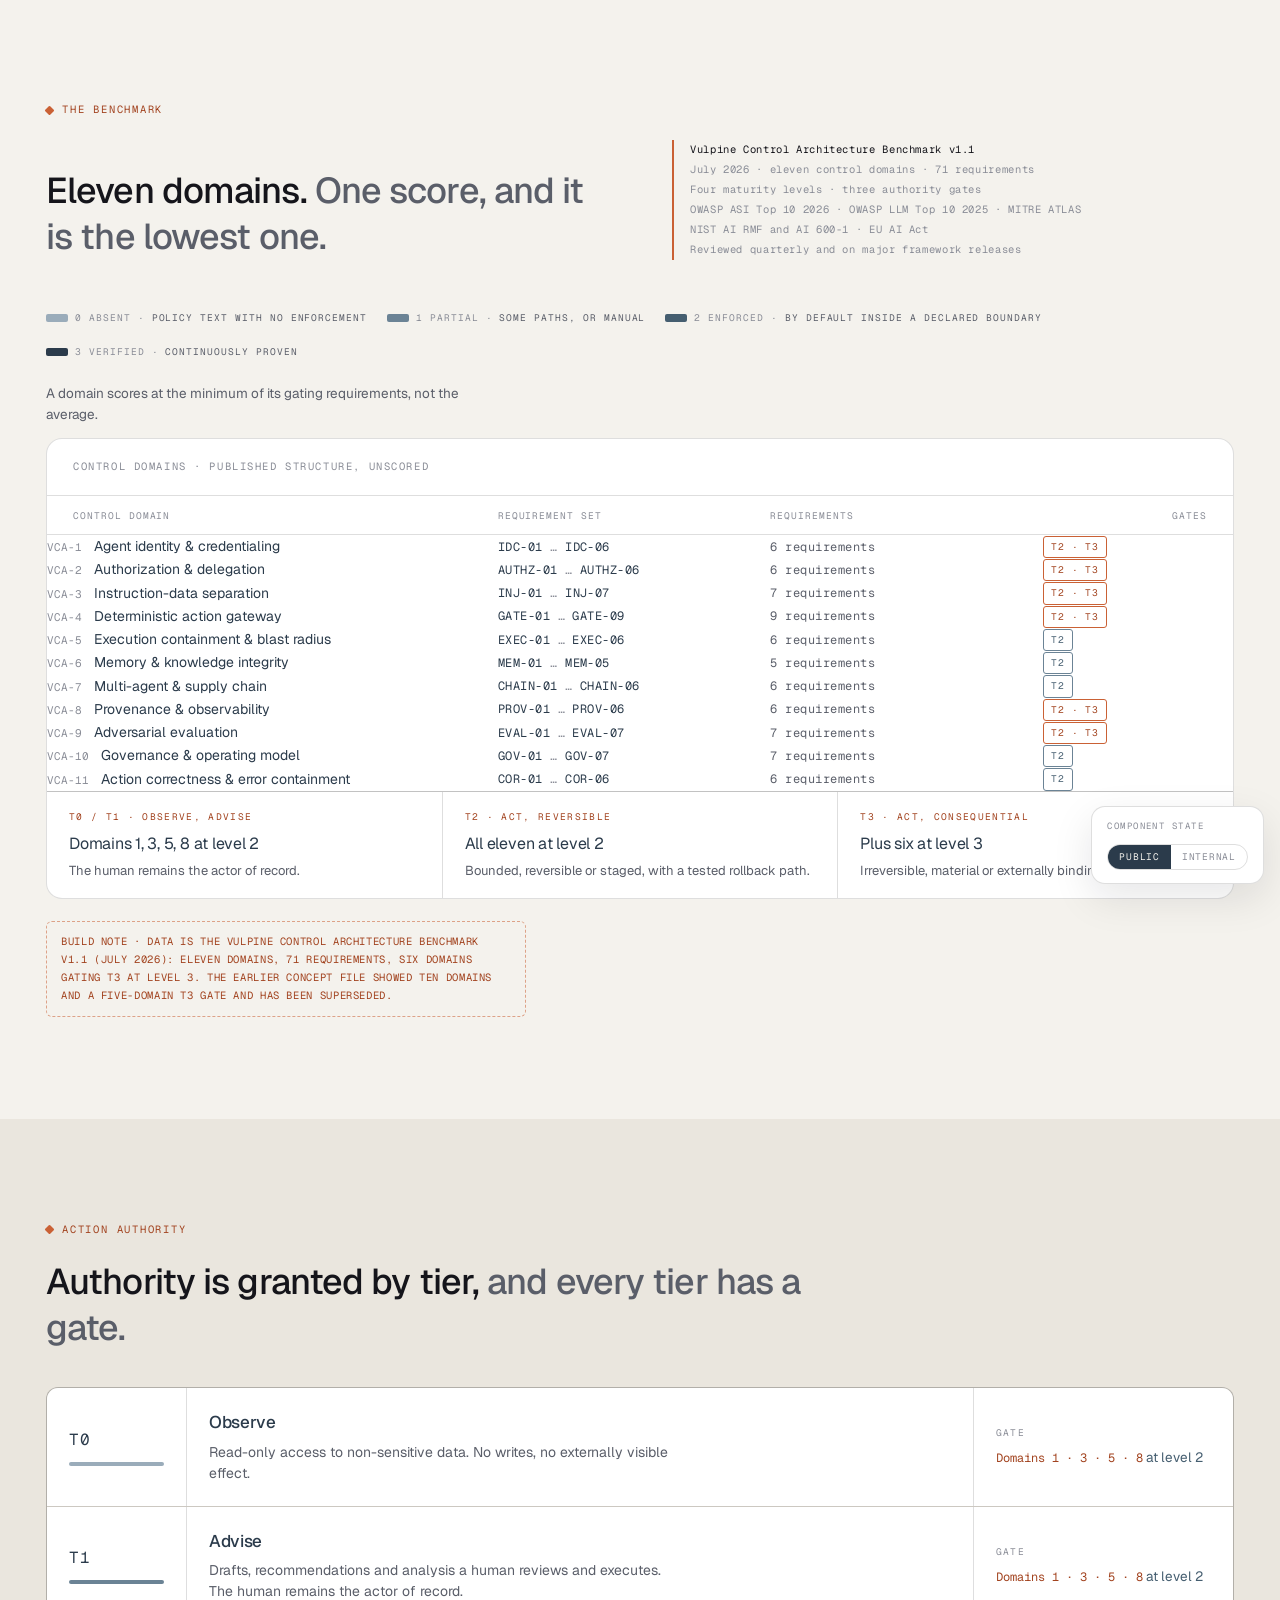
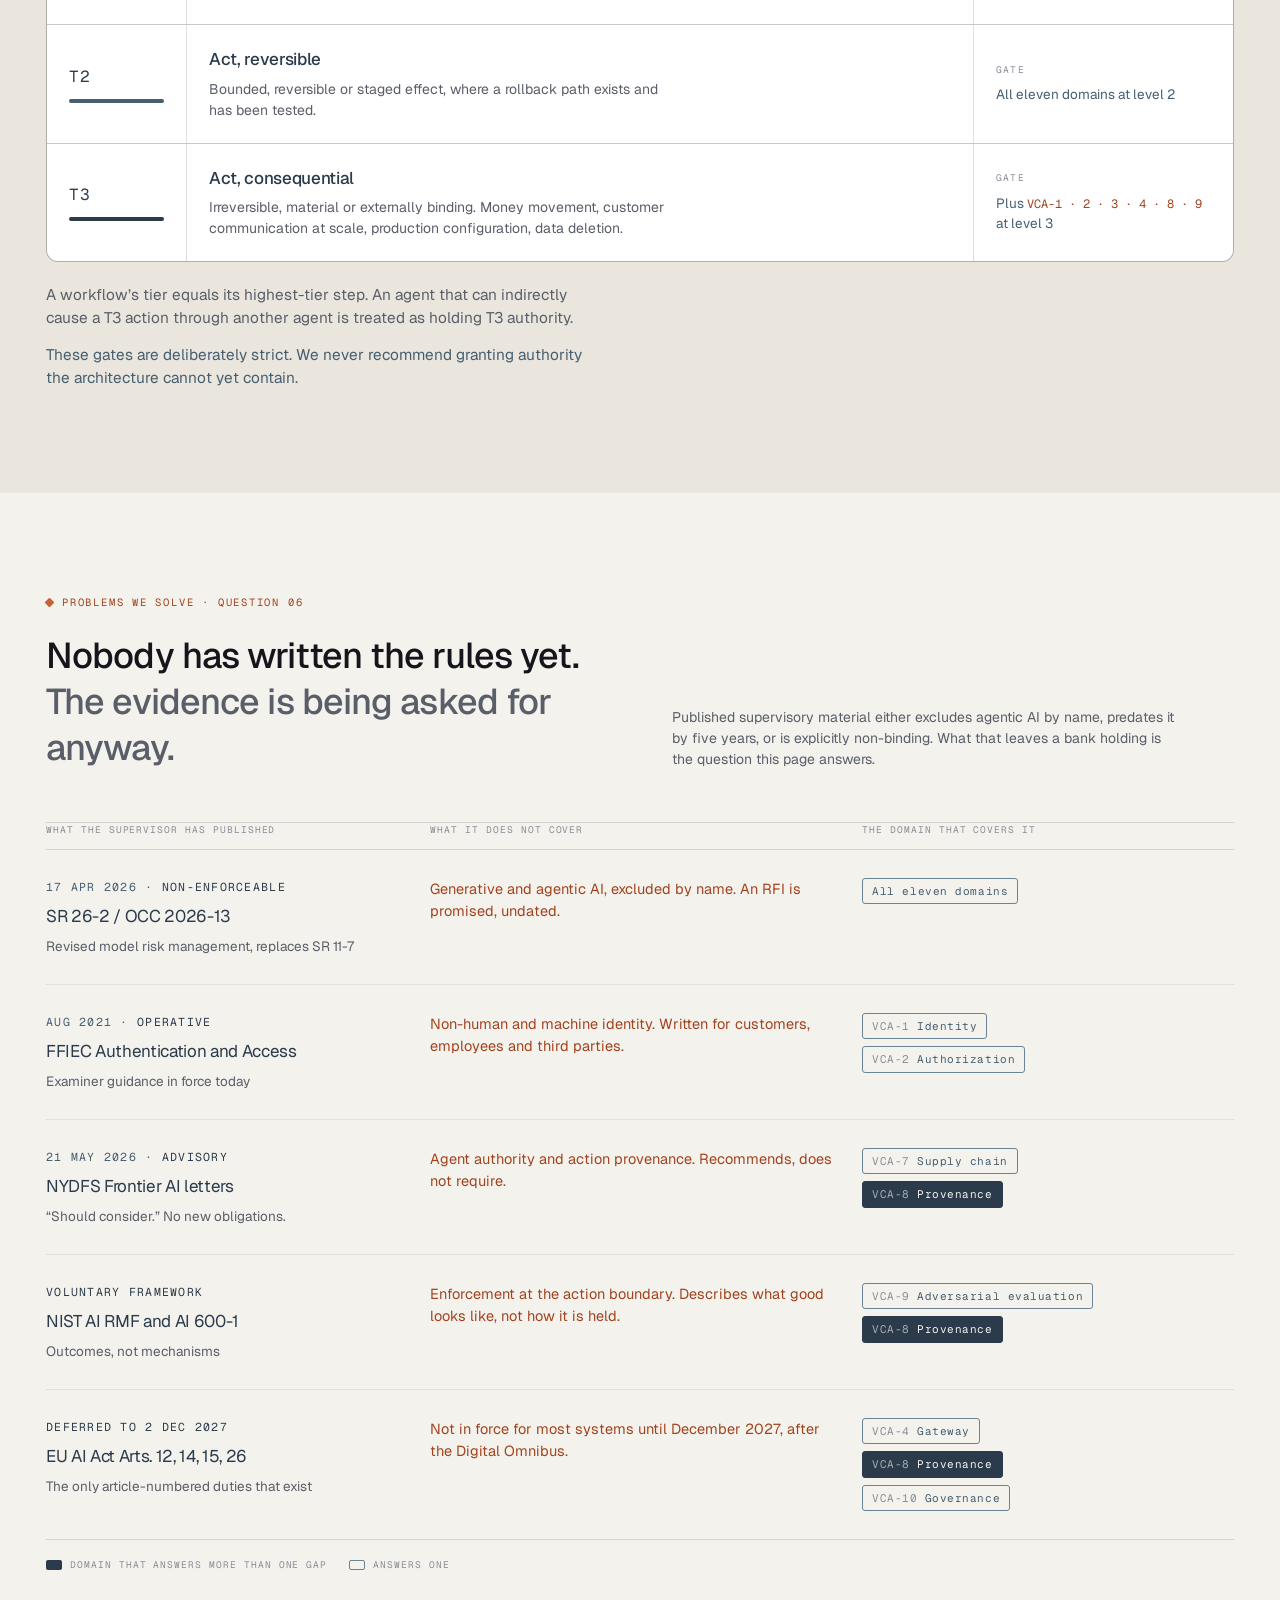
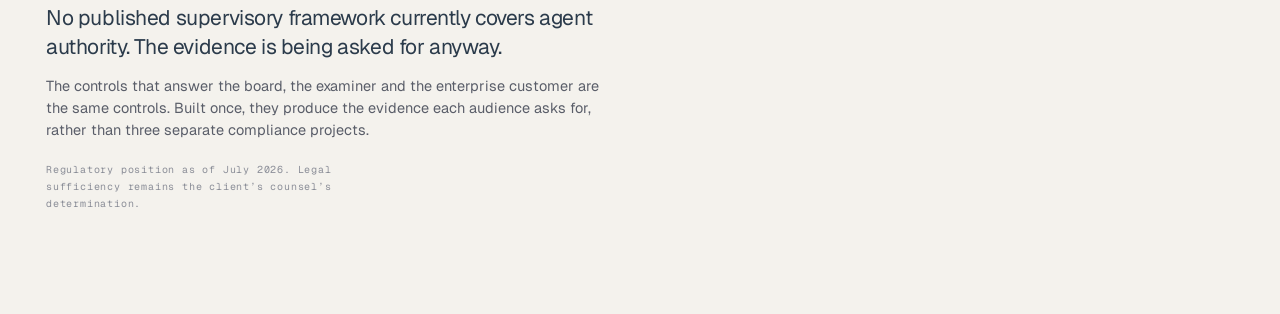
<file: vulpine/index.html>
<!DOCTYPE html>
<html lang="en" data-state="public">
<head>
<meta charset="utf-8">
<meta name="viewport" content="width=device-width, initial-scale=1">
<title>Vulpine · Control Architecture Benchmark and Authority Model</title>
<meta name="robots" content="noindex">
<link rel="preconnect" href="https://fonts.googleapis.com">
<link rel="preconnect" href="https://fonts.gstatic.com" crossorigin>
<link href="https://fonts.googleapis.com/css2?family=Geist:wght@300;400;500;600&family=Geist+Mono:wght@400;500&display=swap" rel="stylesheet">
<style>
/* ==========================================================================
   Vulpine · Component build
   Built to VulpineComponentSpec.pdf + VulpineBenchmarkPublicationSpec.pdf.

   Colour logic, verbatim from the spec: "Steel carries structure. Orange
   marks a decision." The maturity ramp is steel because maturity encodes
   magnitude, not decision. Orange appears only where the reader is told
   something gates, blocks or requires action.

   Contrast values in comments are the spec's own measured figures.
   ========================================================================== */
:root{
  --sans:"Geist",Inter,-apple-system,BlinkMacSystemFont,"Segoe UI",system-ui,sans-serif;
  --mono:"Geist Mono",ui-monospace,SFMono-Regular,Menlo,"Liberation Mono",monospace;

  /* Cold Steel ordinal ramp — single hue, monotone lightness. */
  --steel-1:#9AACBA;   /* maturity 0 · clears cream at 2.09:1 */
  --steel-2:#6B8395;   /* maturity 1 */
  --steel-3:#455E70;   /* maturity 2 */
  --steel:#2B3B4B;     /* maturity 3 · structure · 10.26:1 on cream */

  /* Orange is reserved. Never used for magnitude. */
  --orange:#CA6135;    /* fills and marks */
  --orange-tx:#A2431F; /* orange text under 12px · 5.59:1 */

  --bg:#F4F2ED;
  --deep:#EAE6DE;
  --surface:#FFFFFF;
  --ink:#15151B;
  --mut:#5A5E69;
  --dim:#8A8D97;
  --hair:rgba(21,21,27,.14);
  --hair-soft:rgba(21,21,27,.08);

  --r-lg:16px; --r-md:12px; --r-sm:8px;
  --w:1400px; --pad:clamp(20px,3.6vw,68px);
}
*{box-sizing:border-box}
body{margin:0;background:var(--bg);color:var(--ink);font-family:var(--sans);line-height:1.5;
  -webkit-font-smoothing:antialiased}
.wrap{max-width:var(--w);margin:0 auto;padding:0 var(--pad)}
h1,h2,h3,h4{font-weight:500;letter-spacing:-.03em;margin:0}
p{margin:0}

section{padding:clamp(64px,8vw,120px) 0}
.eyebrow{font-family:var(--mono);font-size:10.5px;letter-spacing:.17em;text-transform:uppercase;
  color:var(--orange-tx);display:flex;align-items:center;gap:9px;margin-bottom:22px}
.eyebrow::before{content:"";width:7px;height:7px;background:var(--orange);border-radius:1px;
  transform:rotate(45deg);flex:0 0 auto}
.stmt{font-size:clamp(22px,2.8vw,36px);line-height:1.28;letter-spacing:-.025em;max-width:34ch}
.stmt .d1{color:var(--mut)}
.lead{color:var(--mut);font-size:clamp(15px,1.2vw,17px);max-width:56ch}

/* ---------- provenance block · mono, small, quiet ---------- */
.prov{font-family:var(--mono);font-size:10.5px;letter-spacing:.06em;color:var(--dim);
  line-height:1.9;border-left:2px solid var(--orange);padding-left:16px}
.prov b{color:var(--ink);font-weight:400}

.head{display:grid;grid-template-columns:1fr 1fr;gap:clamp(28px,5vw,90px);align-items:end;
  margin-bottom:clamp(32px,4vw,56px)}
@media (max-width:900px){.head{grid-template-columns:1fr;align-items:start}}

/* ---------- maturity key · beside the table, never inside the rows ---------- */
.keyrow{display:flex;justify-content:space-between;align-items:flex-end;gap:24px;
  flex-wrap:wrap;margin-bottom:14px}
.mkey{display:flex;gap:20px;flex-wrap:wrap;font-family:var(--mono);font-size:9.5px;
  letter-spacing:.1em;text-transform:uppercase;color:var(--dim)}
.mkey div{display:flex;align-items:center;gap:7px}
.mkey i{width:22px;height:8px;border-radius:2px;display:block;flex:0 0 auto}
.mkey .l0{background:var(--steel-1)} .mkey .l1{background:var(--steel-2)}
.mkey .l2{background:var(--steel-3)} .mkey .l3{background:var(--steel)}
.mkey b{color:var(--mut);font-weight:400}

/* ---------- the instrument ---------- */
.inst{background:var(--surface);border:1px solid var(--hair);border-radius:var(--r-lg);overflow:hidden}
.inst-top{display:flex;justify-content:space-between;align-items:baseline;gap:20px;
  padding:20px 26px;border-bottom:1px solid var(--hair);flex-wrap:wrap}
.inst-top .t{font-family:var(--mono);font-size:10.5px;letter-spacing:.15em;
  text-transform:uppercase;color:var(--dim)}

table.mx{width:100%;border-collapse:separate;border-spacing:0;table-layout:fixed;font-size:14px}
table.mx th,table.mx td{text-align:left;font-weight:400;padding:0}
table.mx thead th{font-family:var(--mono);font-size:9.5px;letter-spacing:.1em;
  text-transform:uppercase;color:var(--dim);padding:13px 0 11px;border-bottom:1px solid var(--hair)}
table.mx thead th:first-child{padding-left:26px;width:38%}
table.mx thead th.mid{width:23%}
table.mx thead th.lv{text-align:center;width:10%}
table.mx thead th:last-child{text-align:right;padding-right:26px;width:16%}
table.mx tbody tr{border-bottom:1px solid var(--hair-soft)}
table.mx tbody tr:last-child{border-bottom:0}

.dom{padding:14px 18px 14px 26px;color:var(--steel);white-space:nowrap;overflow:hidden;
  text-overflow:ellipsis}
.dom code{font-family:var(--mono);font-size:11px;color:var(--dim);margin-right:12px}
/* requirement ranges: mono, steel, never abbreviated or restyled */
.rid{font-family:var(--mono);font-size:12px;color:var(--steel);letter-spacing:.04em;padding:14px 10px 14px 0}
.rid span{color:var(--dim)}
.rcount{font-family:var(--mono);font-size:12px;color:var(--mut);letter-spacing:.04em;padding:14px 10px 14px 0}

/* gate tag · two states only. Steel outline baseline, orange when the domain
   must reach level 3 before T3 authority is granted. Only orange in the panel. */
td.gate{text-align:right;padding:12px 26px 12px 10px;white-space:nowrap}
.tag{font-family:var(--mono);font-size:9.5px;letter-spacing:.09em;text-transform:uppercase;
  border-radius:3px;padding:3px 7px;display:inline-block;border:1px solid var(--steel-2);color:var(--steel-3)}
.tag.t3{border-color:var(--orange);color:var(--orange-tx)}

/* ---------- authority gate strip · closes the argument ---------- */
.gates{display:grid;grid-template-columns:repeat(auto-fit,minmax(230px,1fr));gap:1px;
  background:var(--hair);border-top:1px solid var(--hair)}
.gates > div{background:var(--surface);padding:18px 22px}
.gates .lab{font-family:var(--mono);font-size:9.5px;letter-spacing:.14em;text-transform:uppercase;
  color:var(--orange-tx);margin-bottom:8px}
.gates .v{font-size:16px;letter-spacing:-.015em;margin-bottom:5px;color:var(--steel)}
.gates p{color:var(--mut);font-size:13px}

/* ---------- scored variant · internal only ---------- */
.cell{padding:7px 3px}
.seg{display:block;height:24px;border-radius:3px;background:rgba(21,21,27,.06);
  box-shadow:inset 0 0 0 1px rgba(21,21,27,.13)}
.seg[data-on="1"]{background:var(--steel-1);box-shadow:none}
.seg[data-on="2"]{background:var(--steel-2);box-shadow:none}
.seg[data-on="3"]{background:var(--steel-3);box-shadow:none}
.seg[data-on="4"]{background:var(--steel);box-shadow:none}
td.score{text-align:right;padding:12px 26px 12px 10px;font-family:var(--mono);font-size:12px;color:var(--steel)}
.assessed .lab{color:var(--dim)}
.assessed .v.blocked{color:var(--orange-tx)}
.warn{display:inline-block;font-family:var(--mono);font-size:9.5px;letter-spacing:.12em;
  text-transform:uppercase;color:var(--orange-tx);margin-left:10px}

html[data-state="public"] .internal-only{display:none}
html[data-state="internal"] .public-only{display:none}

/* ---------- authority ladder ---------- */
.ladder{display:grid;gap:1px;background:var(--hair);border:1px solid var(--hair);
  border-radius:var(--r-md);overflow:hidden}
.rung{background:var(--surface);display:grid;grid-template-columns:140px 1fr 260px}
.rung .id{padding:22px;border-right:1px solid var(--hair);display:flex;flex-direction:column;
  gap:10px;justify-content:center}
.rung .id code{font-family:var(--mono);font-size:16px;letter-spacing:.06em;color:var(--steel)}
.rung .id .bar{height:4px;border-radius:2px}
.rung:nth-child(1) .bar{background:var(--steel-1)}
.rung:nth-child(2) .bar{background:var(--steel-2)}
.rung:nth-child(3) .bar{background:var(--steel-3)}
.rung:nth-child(4) .bar{background:var(--steel)}
.rung .b{padding:22px}
.rung .b h4{font-size:17px;margin-bottom:6px;letter-spacing:-.02em;color:var(--steel)}
.rung .b p{color:var(--mut);font-size:14px;max-width:52ch}
.rung .g{padding:22px;border-left:1px solid var(--hair);display:flex;flex-direction:column;
  justify-content:center;gap:7px}
.rung .g .lab{font-family:var(--mono);font-size:9.5px;letter-spacing:.13em;text-transform:uppercase;
  color:var(--dim)}
/* orange only on the requirement identifiers; the sentence around them stays steel */
.rung .g .req{font-size:13.5px;color:var(--steel-3)}
.rung .g .req em{font-style:normal;font-family:var(--mono);font-size:12px;color:var(--orange-tx)}
@media (max-width:900px){
  .rung{grid-template-columns:1fr}
  .rung .id{border-right:0;border-bottom:1px solid var(--hair);flex-direction:row;
    align-items:center;gap:16px}
  .rung .id .bar{width:64px}
  .rung .g{border-left:0;border-top:1px solid var(--hair)}
}

/* ---------- responsive instrument · a list that opens, not a squeezed table ----------
   Two facts must survive the breakpoint: eleven domains, and six carry a
   level-3 bar. The gate tag therefore never hides behind an interaction. */
.mob{display:none}
.summary{display:grid;grid-template-columns:repeat(3,1fr);gap:1px;background:var(--hair);
  border:1px solid var(--hair);border-radius:var(--r-md);overflow:hidden;margin-bottom:16px}
.summary > div{background:var(--surface);padding:16px 18px}
.summary .fig{font-size:26px;letter-spacing:-.03em;color:var(--steel)}
.summary .cap{font-family:var(--mono);font-size:9px;letter-spacing:.13em;text-transform:uppercase;
  color:var(--dim);margin-top:4px;line-height:1.5}
.mlist{border:1px solid var(--hair);border-radius:var(--r-md);overflow:hidden;background:var(--surface)}
.mrow{border-bottom:1px solid var(--hair-soft)}
.mrow:last-child{border-bottom:0}
.mrow summary{list-style:none;cursor:pointer;padding:14px 16px;display:grid;
  grid-template-columns:1fr auto;gap:10px 12px;align-items:center}
.mrow summary::-webkit-details-marker{display:none}
.mrow .top{grid-column:1;font-family:var(--mono);font-size:10.5px;letter-spacing:.1em;color:var(--dim)}
.mrow .tag{grid-column:2;grid-row:1}
.mrow .nm{grid-column:1/-1;font-size:15px;color:var(--steel);letter-spacing:-.015em}
.mrow .rng{grid-column:1;font-family:var(--mono);font-size:11px;color:var(--dim);letter-spacing:.04em}
.mrow .pm{grid-column:2;font-family:var(--mono);font-size:15px;color:var(--dim);line-height:1}
.mrow[open] .pm{visibility:hidden}
.mrow[open] .pm-open{visibility:visible}
.mbody{padding:0 16px 16px;color:var(--mut);font-size:13.5px;line-height:1.6}
.mbody .meta{margin-top:8px;font-family:var(--mono);font-size:10px;letter-spacing:.08em;
  text-transform:uppercase;color:var(--dim)}
.mbody .meta .t3{color:var(--orange-tx)}
@media (max-width:900px){
  .desk{display:none}
  .mob{display:block}
  .keyrow{flex-direction:column;align-items:flex-start}
}

/* ---------- Q06 · the supervisory gap ----------
   Five rows, generous space. The moment it looks like a GRC tool it stops
   reading as ours. No arrows: this is a mapping, not a workflow.
   Orange marks the gap and nothing else. */
.gap{border-top:1px solid var(--hair)}
.gaphead{display:grid;grid-template-columns:30% 34% 1fr;gap:28px;padding:0 0 12px;
  font-family:var(--mono);font-size:9.5px;letter-spacing:.1em;text-transform:uppercase;
  color:var(--dim);border-bottom:1px solid var(--hair)}
.gaprow{display:grid;grid-template-columns:30% 34% 1fr;gap:28px;padding:28px 0;
  border-bottom:1px solid var(--hair-soft);align-items:start}
.gaprow:last-of-type{border-bottom:0}
/* the dates are the argument — set where a reader cannot miss them */
.gaprow .when{font-family:var(--mono);font-size:11.5px;letter-spacing:.11em;text-transform:uppercase;
  color:var(--steel-3);margin-bottom:9px}
.gaprow .when b{font-weight:400;color:var(--steel)}
.gaprow .inst-name{font-size:17px;letter-spacing:-.02em;color:var(--steel);margin-bottom:6px}
.gaprow .inst-note{font-size:13.5px;color:var(--mut)}
.gaprow .miss{font-size:14.5px;color:var(--orange-tx);line-height:1.5}
.gaprow .doms{display:flex;flex-direction:column;gap:7px;align-items:flex-start}
.chip{font-family:var(--mono);font-size:11px;letter-spacing:.05em;border-radius:3px;
  padding:4px 9px;border:1px solid var(--steel-2);color:var(--steel-3);white-space:nowrap}
.chip.multi{background:var(--steel);border-color:var(--steel);color:var(--bg)}
.chip .id{color:var(--dim);margin-right:7px}
.chip.multi .id{color:rgba(244,242,237,.62)}
.gaplegend{display:flex;gap:22px;flex-wrap:wrap;padding:18px 0 0;font-family:var(--mono);
  font-size:9.5px;letter-spacing:.1em;text-transform:uppercase;color:var(--dim);
  border-top:1px solid var(--hair)}
.gaplegend div{display:flex;align-items:center;gap:8px}
.gaplegend i{width:16px;height:10px;border-radius:2px;display:block}
.gaplegend .sw-multi{background:var(--steel)}
.gaplegend .sw-one{border:1px solid var(--steel-2)}
.carry{font-size:clamp(17px,1.7vw,21px);line-height:1.4;letter-spacing:-.02em;color:var(--steel);
  max-width:40ch;margin-top:30px}
.beat{color:var(--mut);font-size:14.5px;max-width:56ch;margin-top:14px}
.caption{font-family:var(--mono);font-size:10px;letter-spacing:.08em;color:var(--dim);
  margin-top:20px;max-width:60ch;line-height:1.7}
@media (max-width:900px){
  .gaphead{display:none}
  .gaprow{grid-template-columns:1fr;gap:14px;padding:22px 0}
  .gaprow .doms{flex-direction:row;flex-wrap:wrap}
}

/* ---------- review chrome · not part of the site ---------- */
#rev{position:fixed;right:16px;bottom:16px;z-index:50;background:var(--surface);
  border:1px solid var(--hair);border-radius:14px;box-shadow:0 14px 40px rgba(21,21,27,.10);
  padding:13px 15px;font-family:var(--mono);font-size:10px;letter-spacing:.08em;text-transform:uppercase}
#rev h6{margin:0 0 10px;color:var(--dim);font-weight:400;font-size:9px;letter-spacing:.16em}
#rev .seg2{display:flex;border:1px solid var(--hair);border-radius:999px;overflow:hidden}
#rev .seg2 button{all:unset;cursor:pointer;padding:5px 11px;font-size:9.5px;letter-spacing:.08em;color:var(--dim)}
#rev .seg2 button[aria-pressed="true"]{background:var(--steel);color:var(--bg)}
.note{margin-top:22px;font-family:var(--mono);font-size:10.5px;letter-spacing:.06em;line-height:1.7;
  color:var(--orange-tx);border:1px dashed rgba(202,97,53,.55);border-radius:6px;padding:11px 14px;
  max-width:80ch;text-transform:uppercase}
</style>
</head>
<body>

<!-- ============ COMPONENT A · THE BENCHMARK INSTRUMENT ============ -->
<section>
  <div class="wrap">
    <p class="eyebrow">The benchmark</p>
    <div class="head">
      <h2 class="stmt">Eleven domains. <span class="d1">One score, and it is the lowest one.</span></h2>
      <div class="prov" id="prov"></div>
    </div>

    <div class="keyrow">
      <div class="mkey" id="mkey"></div>
      <p class="lead" style="font-size:13.5px;max-width:46ch" id="rule"></p>
    </div>

    <!-- desktop -->
    <div class="inst desk">
      <div class="inst-top">
        <span class="t public-only">Control domains · published structure, unscored</span>
        <span class="t internal-only">Control architecture maturity · illustrative
          <span class="warn">Internal · never published</span></span>
      </div>

      <table class="mx public-only">
        <thead><tr>
          <th scope="col">Control domain</th>
          <th scope="col" class="mid">Requirement set</th>
          <th scope="col" class="mid">Requirements</th>
          <th scope="col">Gates</th>
        </tr></thead>
        <tbody id="tbSpec"></tbody>
      </table>

      <table class="mx internal-only">
        <thead><tr>
          <th scope="col">Control domain</th>
          <th scope="col" class="lv">0</th><th scope="col" class="lv">1</th>
          <th scope="col" class="lv">2</th><th scope="col" class="lv">3</th>
          <th scope="col">Score</th>
        </tr></thead>
        <tbody id="tbScore"></tbody>
      </table>

      <div class="gates public-only" id="gates"></div>
      <div class="gates assessed internal-only" id="gatesAssessed"></div>
    </div>

    <!-- mobile: summary figures, then a list that opens in place -->
    <div class="mob">
      <div class="summary" id="summary"></div>
      <div class="mlist" id="mlist"></div>
      <div class="inst" style="margin-top:16px;border-radius:var(--r-md)">
        <div class="gates" id="gatesMob" style="border-top:0"></div>
      </div>
    </div>

    <p class="note">Build note · Data is the Vulpine Control Architecture Benchmark v1.1 (July 2026):
      eleven domains, 71 requirements, six domains gating T3 at level 3. The earlier concept file
      showed ten domains and a five-domain T3 gate and has been superseded.</p>
  </div>
</section>

<!-- ============ COMPONENT B · THE AUTHORITY MODEL ============ -->
<section style="background:var(--deep)">
  <div class="wrap">
    <p class="eyebrow">Action authority</p>
    <h2 class="stmt" style="margin-bottom:36px">Authority is granted by tier,
      <span class="d1">and every tier has a gate.</span></h2>
    <div class="ladder" id="ladder"></div>
    <p class="lead" style="margin-top:22px">A workflow’s tier equals its highest-tier step. An agent that
      can indirectly cause a T3 action through another agent is treated as holding T3 authority.</p>
    <p class="lead" style="margin-top:14px;color:var(--steel-3)">These gates are deliberately strict.
      We never recommend granting authority the architecture cannot yet contain.</p>
  </div>
</section>

<!-- ============ QUESTION 06 · THE SUPERVISORY GAP ============ -->
<section>
  <div class="wrap">
    <p class="eyebrow">Problems we solve · Question 06</p>
    <div class="head">
      <h2 class="stmt">Nobody has written the rules yet.
        <span class="d1">The evidence is being asked for anyway.</span></h2>
      <p class="lead" style="font-size:14px">Published supervisory material either excludes agentic AI
        by name, predates it by five years, or is explicitly non-binding. What that leaves a bank
        holding is the question this page answers.</p>
    </div>

    <div class="gap">
      <div class="gaphead">
        <span>What the supervisor has published</span>
        <span>What it does not cover</span>
        <span>The domain that covers it</span>
      </div>
      <div id="gaprows"></div>
      <div class="gaplegend">
        <div><i class="sw-multi"></i>Domain that answers more than one gap</div>
        <div><i class="sw-one"></i>Answers one</div>
      </div>
    </div>

    <p class="carry" id="carry"></p>
    <p class="beat" id="beat"></p>
    <p class="caption" id="caption"></p>
  </div>
</section>

<div id="rev">
  <h6>Component state</h6>
  <span class="seg2">
    <button id="sPub" aria-pressed="true">Public</button>
    <button id="sInt" aria-pressed="false">Internal</button>
  </span>
</div>

<script type="module">
import { BENCHMARK, LEVELS, DOMAINS, TIERS, SUMMARY, SCORING_RULE } from './src/benchmark.js';
import { GAP_ROWS, MULTI_GAP, CARRY_LINE, SECOND_BEAT, CAPTION } from './src/supervisory-gap.js';

const $ = (id) => document.getElementById(id);
const esc = (s) => String(s).replace(/[&<>"]/g, (c) => ({ '&': '&amp;', '<': '&lt;', '>': '&gt;', '"': '&quot;' }[c]));
const range = (d) => `${d.prefix}-01 <span>…</span> ${d.prefix}-${String(d.reqs).padStart(2, '0')}`;
const gateTag = (d) => `<span class="tag${d.t3 ? ' t3' : ''}">${d.t3 ? 'T2 · T3' : 'T2'}</span>`;

/* provenance block — exact copy from the publication spec */
$('prov').innerHTML =
  `<b>Vulpine Control Architecture Benchmark ${BENCHMARK.version}</b><br>` +
  `${BENCHMARK.published} · eleven control domains · ${BENCHMARK.requirementTotal} requirements<br>` +
  `Four maturity levels · three authority gates<br>` +
  `${BENCHMARK.frameworks.slice(0, 3).join(' · ')}<br>` +
  `${BENCHMARK.frameworks.slice(3).join(' · ')}<br>` +
  `${BENCHMARK.cadence}`;

$('rule').textContent = SCORING_RULE;

$('mkey').innerHTML = LEVELS.map((l) =>
  `<div><i class="l${l.n}"></i>${l.n} ${esc(l.name)} · <b>${esc(l.short)}</b></div>`).join('');

/* public state — unscored. Every row carries different information. */
$('tbSpec').innerHTML = DOMAINS.map((d) => `
  <tr>
    <th scope="row" class="dom"><code>${d.id}</code>${esc(d.name)}</th>
    <td class="rid">${range(d)}</td>
    <td class="rcount">${d.reqs} requirements</td>
    <td class="gate">${gateTag(d)}</td>
  </tr>`).join('');

$('gates').innerHTML = `
  <div><div class="lab">T0 / T1 · observe, advise</div>
    <div class="v">Domains 1, 3, 5, 8 at level 2</div>
    <p>The human remains the actor of record.</p></div>
  <div><div class="lab">T2 · act, reversible</div>
    <div class="v">All eleven at level 2</div>
    <p>Bounded, reversible or staged, with a tested rollback path.</p></div>
  <div><div class="lab">T3 · act, consequential</div>
    <div class="v">Plus six at level 3</div>
    <p>Irreversible, material or externally binding.</p></div>`;
$('gatesMob').innerHTML = $('gates').innerHTML;

/* internal variant — same data, same layout, cells filled. Figures illustrative. */
const ILLUSTRATIVE = { 'VCA-1': 2, 'VCA-2': 1, 'VCA-3': 2, 'VCA-4': 2, 'VCA-5': 3, 'VCA-6': 2,
  'VCA-7': 1, 'VCA-8': 2, 'VCA-9': 1, 'VCA-10': 2, 'VCA-11': 2 };

$('tbScore').innerHTML = DOMAINS.map((d) => {
  const s = ILLUSTRATIVE[d.id];
  const cells = LEVELS.map((l) =>
    `<td class="cell"><span class="seg" data-on="${l.n <= s ? l.n + 1 : 0}"
      title="${d.id} · level ${l.n} · ${esc(l.name)}"></span></td>`).join('');
  return `<tr><th scope="row" class="dom"><code>${d.id}</code>${esc(d.name)}</th>${cells}
    <td class="score">${s}/3</td></tr>`;
}).join('');

/* Orange appears exactly twice here: on the two gates that are not met. */
const t2Short = DOMAINS.filter((d) => ILLUSTRATIVE[d.id] < 2).length;
const t3Short = DOMAINS.filter((d) => d.t3 && ILLUSTRATIVE[d.id] < 3).length;
$('gatesAssessed').innerHTML = `
  <div><div class="lab">Assessed authority</div>
    <div class="v">T1 · advise</div>
    <p>Domains 1, 3, 5 and 8 clear level 2.</p></div>
  <div><div class="lab">T2 gate</div>
    <div class="v blocked">Not met</div>
    <p>${t2Short} domains sit at level 1.</p></div>
  <div><div class="lab">T3 gate</div>
    <div class="v blocked">Not met</div>
    <p>${t3Short} of the six level-3 domains are short.</p></div>`;

/* mobile: headline figures, then rows that expand in place */
$('summary').innerHTML = `
  <div><div class="fig">${SUMMARY.domains}</div><div class="cap">Control domains</div></div>
  <div><div class="fig">${SUMMARY.requirements}</div><div class="cap">Requirements</div></div>
  <div><div class="fig">${SUMMARY.t3Gated}</div><div class="cap">Gate T3 at level 3</div></div>`;

$('mlist').innerHTML = DOMAINS.map((d) => `
  <details class="mrow">
    <summary>
      <span class="top">${d.id}</span>${gateTag(d)}
      <span class="nm">${esc(d.name)}</span>
      <span class="rng">${range(d)}</span>
      <span class="pm">+</span>
    </summary>
    <div class="mbody">${esc(d.descriptor)}
      <div class="meta">${d.reqs} requirements${d.t3 ? ' · <span class="t3">Carries a level-3 bar for T3 authority</span>' : ''}</div>
    </div>
  </details>`).join('');

/* authority ladder — orange only on the requirement identifiers */
$('ladder').innerHTML = TIERS.map((t) => {
  const gate = t.gateIds.length
    ? esc(t.gate).replace(/(VCA-\d+(\s·\s\d+)*|Domains\s1\s·\s3\s·\s5\s·\s8)/, '<em>$1</em>')
    : esc(t.gate);
  return `<div class="rung">
    <div class="id"><code>${t.id}</code><span class="bar"></span></div>
    <div class="b"><h4>${esc(t.name)}</h4><p>${esc(t.meaning)}</p></div>
    <div class="g"><span class="lab">Gate</span><span class="req">${gate}</span></div>
  </div>`;
}).join('');

/* Q06 · the supervisory gap. No arrows — this is a mapping, not a workflow. */
$('gaprows').innerHTML = GAP_ROWS.map((r) => {
  const when = r.status ? `${esc(r.date)} · <b>${esc(r.status)}</b>` : `<b>${esc(r.date)}</b>`;
  const chips = r.domains.map((d) => d.id
    ? `<span class="chip${MULTI_GAP.has(d.id) ? ' multi' : ''}"><span class="id">${d.id}</span>${esc(d.name)}</span>`
    : `<span class="chip">${esc(d.name)}</span>`).join('');
  return `<div class="gaprow">
    <div>
      <div class="when">${when}</div>
      <div class="inst-name">${esc(r.instrument)}</div>
      <div class="inst-note">${esc(r.note)}</div>
    </div>
    <p class="miss">${esc(r.gap)}</p>
    <div class="doms">${chips}</div>
  </div>`;
}).join('');

$('carry').textContent = CARRY_LINE;
$('beat').textContent = SECOND_BEAT;
$('caption').textContent = CAPTION;

/* review toggle */
const R = document.documentElement;
const pub = $('sPub'), int = $('sInt');
pub.onclick = () => { R.dataset.state = 'public'; pub.setAttribute('aria-pressed', 'true'); int.setAttribute('aria-pressed', 'false'); };
int.onclick = () => { R.dataset.state = 'internal'; int.setAttribute('aria-pressed', 'true'); pub.setAttribute('aria-pressed', 'false'); };
</script>
</body>
</html>
</file>
